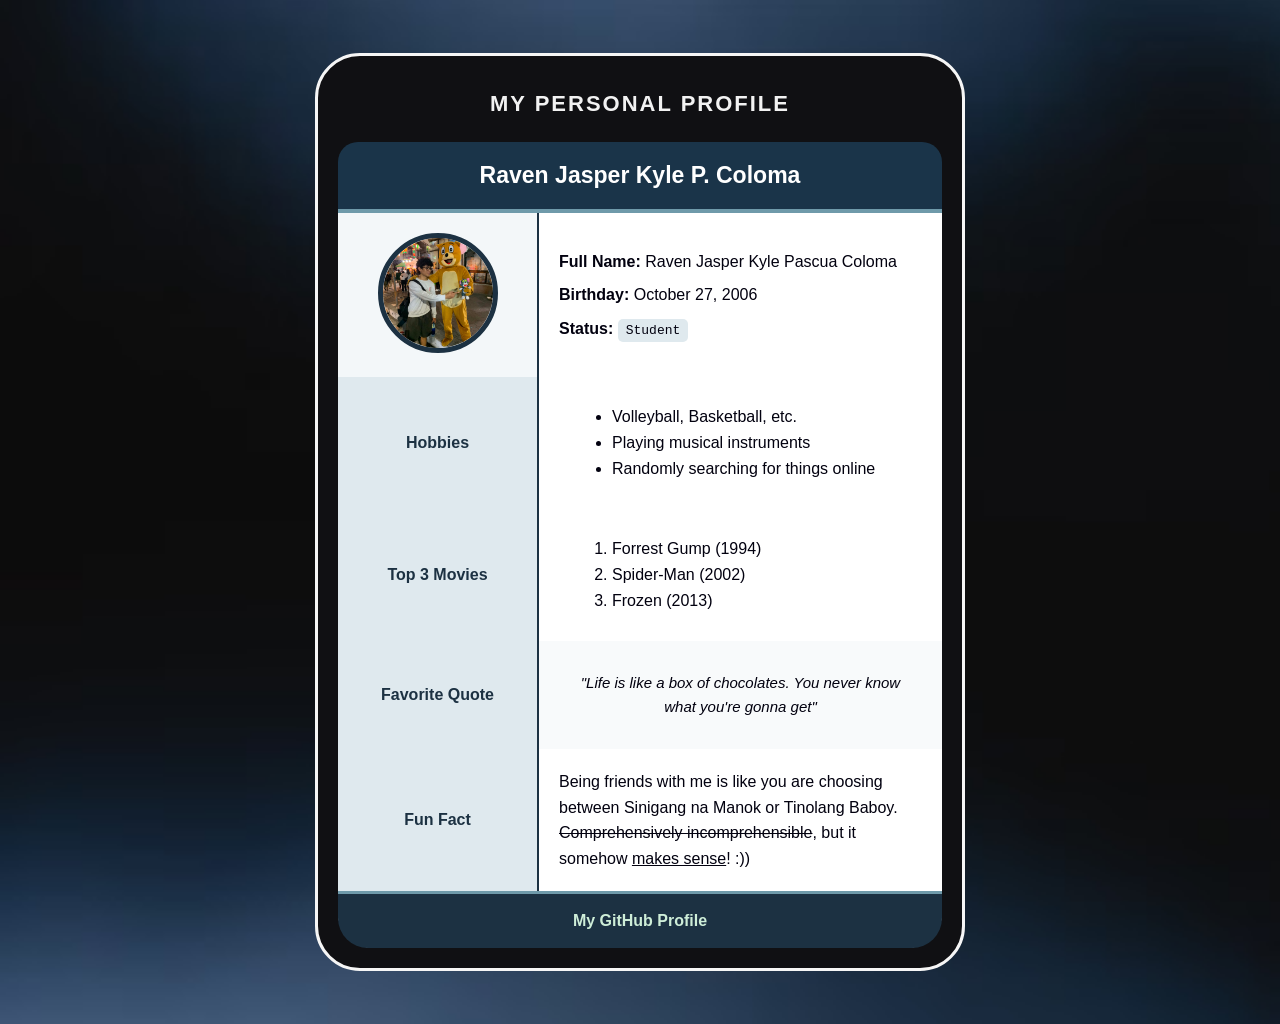
<file: Coloma_me-1.html>
<!DOCTYPE html>
<html>

<head>
    <meta charset="UTF-8">
    <link rel="stylesheet" href="styles_me2.css">
</head>

<body>

<main>

    <table id="MyPortfolio">

        <caption><b>MY PERSONAL PROFILE</b></caption>

        <tr>
            <td colspan="2" class="header">
                <p>
                    <b><big><big>Raven Jasper Kyle P. Coloma</big></big></b>
                </p>
            </td>
        </tr>

        <tr>
            <td class="profile-picture">
                <img src="5b088fbc-776c-419c-8ce3-023ed73f1aae.jpg">
            </td>

            <td class="personal-info">
                <p><b>Full Name:</b> Raven Jasper Kyle Pascua Coloma</p>
                <p><b>Birthday:</b> October 27, 2006</p>
                <p><b>Status:</b> <code>Student</code></p>
            </td>
        </tr>

        <tr>
            <td class="section-title">
                <b>Hobbies</b>
            </td>

            <td class="content">
                <ul>
                    <li>Volleyball, Basketball, etc.</li>
                    <li>Playing musical instruments</li>
                    <li>Randomly searching for things online</li>
                </ul>
            </td>
        </tr>

        <tr>
            <td class="section-title">
                <b>Top 3 Movies</b>
            </td>

            <td class="content">
                <ol>
                    <li>Forrest Gump (1994)</li>
                    <li>Spider-Man (2002)</li>
                    <li>Frozen (2013)</li>
                </ol>
            </td>
        </tr>

        <tr>
            <td class="section-title">
                <b>Favorite Quote</b>
            </td>

            <td class="quote">
                <blockquote>
                    <em>
                        "Life is like a box of chocolates.
                        You never know what you're gonna get"
                    </em>
                </blockquote>
            </td>
        </tr>

        <tr>
            <td class="section-title">
                <b>Fun Fact</b>
            </td>

            <td class="fun-fact">
                Being friends with me is like you are choosing between
                Sinigang na Manok or Tinolang Baboy.
                <del>Comprehensively incomprehensible</del>,
                but it somehow <ins>makes sense</ins>! :))
            </td>
        </tr>

        <tr>
            <td colspan="2" class="github">
                <a href="https://github.com/rpcoloma-a11y">
                    My GitHub Profile
                </a>
            </td>
        </tr>

    </table>

</main>

</body>
</html>
</file>
<file: styles_me2.css>
* {
    box-sizing: border-box;
}

body {
    margin: 10;
    padding: 15px;
    background-image: url("pexels-photo-7640905.jpg");
    background-size: cover;
    font-family: Arial, sans-serif;
    color: #02010f;
}

main {
    width: 650px;
    margin: 30px auto;
    padding: 20px;
    background-color: rgb(16, 16, 19);
    border: 3px solid #f6f6f6;
    border-radius: 45px;
}

#MyPortfolio {
    width: 100%;
    border-collapse: collapse;
    border-radius: 35px;
    background-color: white;
}

caption {
    padding: 15px;
    margin-bottom: 10px;
    font-size: 22px;
    letter-spacing: 2px;
    color: #f2f2f2;
}

.header {
    background-color: #1a3449;
    color: white;
    text-align: center;
    border-top-left-radius: 20px;
    border-top-right-radius: 20px;
    padding: 15px;
    border-bottom: 4px solid #6f9aaa;
}

.header p {
    margin: 5px;
}

.profile-picture {
    width: 200px;
    padding: 20px;
    text-align: center;
    background-color: #f3f7f9;
    border-right: 2px solid #1C3142;
}

.profile-picture img {
    width: 120px;
    height: 120px;
    object-fit: cover;
    border-radius: 50%;
    border: 5px solid #1C3142;
}

.personal-info {
    padding: 20px;
    line-height: 1.6;   
}

.personal-info p {
    margin: 8px 0;
}

.personal-info code {
    padding: 4px 8px;
    background-color: #dfe9ee;
    border-radius: 5px;
}

.section-title {
    width: 200px;
    height: 100px;
    padding: 15px;
    text-align: center;
    vertical-align: middle;
    background-color: #dfe9ee;
    color: #1C3142;
    border-right: 2px solid #1C3142;
}

.content {
    padding: 15px 25px;
    vertical-align: middle;
}

.content li {
    margin: 8px;
}

.quote {
    padding: 20px;
    text-align: center;
    background-color: #f8fafb;
    font-size: 15px;
    line-height: 1.6;
}

.quote blockquote {
    margin: 10px;
}

.fun-fact {
    padding: 20px;
    line-height: 1.6;
}

.github {
    padding: 18px;
    text-align: center;
    background-color: #1C3142;
    border-bottom-left-radius: 30px;
    border-bottom-right-radius: 30px;
    border-top: 3px solid #6f9aaa;
}

.github a:link {
    color: rgb(206, 238, 216);
    text-decoration: none;
    font-weight: bold;
}

.github a:visited {
    color: #99f1e0;
}

.github a:hover {
    color: yellow;
    text-decoration: underline;
}

.github a:active {
    color: rgb(219, 58, 187);
}
</file>
